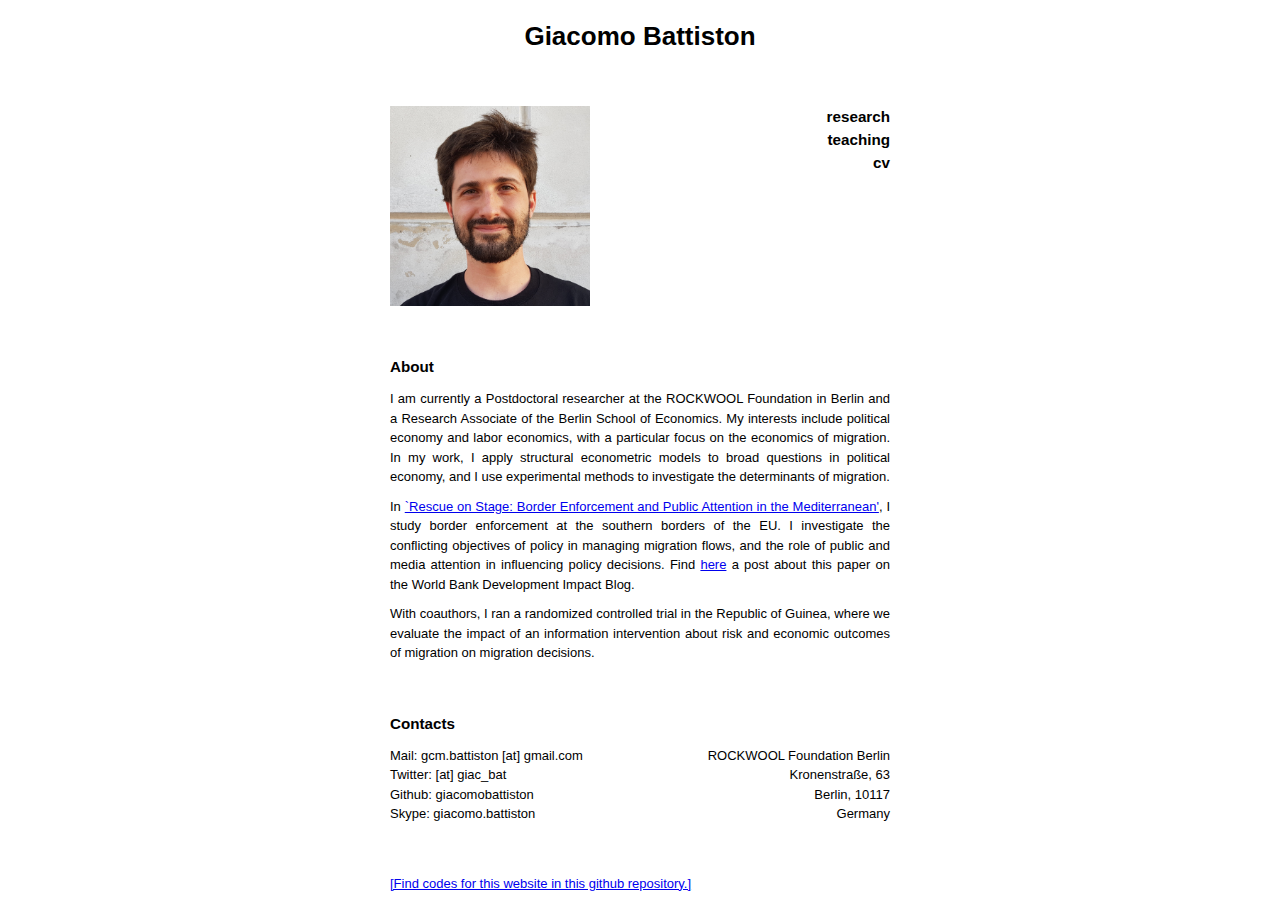
<file: index.html>
<!DOCTYPE html>
<html lang='en'>
  <head>
    <! fonts.googleapis; font from google api >
    <link href="https://fonts.googleapis.com/css?family=Cormorant+Garamond&display=swap" rel="stylesheet">
    <! .css>
    <link rel="stylesheet" href="./styles.css">

    <meta name="viewport" content="width=device-width, initial-scale=1.0">
    <meta charset='UTF-8'/>
    <title>About</title>
  <link rel='stylesheet' href='styles.css'/>
</head>


<body>
  <div class='page'>

    <div class='text' style="margin-bottom: 50px; text-align: center;">
    <! start name >
      <h1>
      Giacomo Battiston
      </h1>
    <! end name >
    </div>

    <div class = 'content' style="margin-bottom: 50px">
      <div class='fotosito'>
      <! start picture >
        <img src="./photo/foto.jpg" height="250px" style="max-width: 100%;
        max-height: 100%; display:block; margin:auto;">
      <! end picture>
      </div>

    <div class='pages'>
      <h3>
        <a href='https://giacomobattiston.github.io/research'
        style="text-decoration: none; color: black">
        research
        </a>
      </h3>
      <h3>
        <a href='https://giacomobattiston.github.io/teaching'
        style="text-decoration: none; color: black">
        teaching
        </a>
      <h3>
      <h3>
        <a href='https://giacomobattiston.github.io/cv/cv_gbattiston_nomo.pdf'
        style="text-decoration: none; color: black">
        cv
        </a>
      </h3>
    </div>
    </div>

    <div class='text'>
    <! start about >
      <h3>
      <! about tab> About
      </h3>
    <! end about >
    </div>

    <div class='text'>
    <! start description >
      <p align=justify>
I am currently a Postdoctoral researcher at the ROCKWOOL Foundation in Berlin and a Research Associate of the Berlin School of Economics. My interests include political economy and labor economics, with a particular focus on the economics of migration. In my work, I apply structural econometric models to broad questions in political economy, and I use experimental methods to investigate the determinants of migration.      </p>

      <p align=justify style="margin-top: 10px">
    In <a href='https://www.dropbox.com/sh/ct8qe4x71l7hjry/AABxUJxsYmQy1Tea2gw0RBBOa?dl=0'>`Rescue on Stage: Border Enforcement and Public Attention in the Mediterranean'</a>, I study border enforcement at the southern borders of the EU. I investigate the conflicting objectives of policy in managing migration flows, and the role of public and media attention in influencing policy decisions. Find <a href='https://blogs.worldbank.org/impactevaluations/dangerous-path-opportunity-risky-irregular-migration-mediterranean-sea-guest-post?cid=SHR_BlogSiteShare_EN_EXT'>here</a> a post about this paper on the World Bank Development Impact Blog.
      </p>

      <p align=justify style="margin-top: 10px; margin-bottom: 50px">
With coauthors, I ran a randomized controlled trial in the Republic of Guinea, where we evaluate the impact of an information intervention about risk and economic outcomes of migration on migration decisions.      </p>
    <! end description >
    </div>

  </div>

  <div class='text'>
    <h3>
    Contacts
    </h3>
  </div>

  <div class='content'>
    <div class='text-left'>
      <p>
        <! mail >
        Mail: gcm.battiston [at] gmail.com
      </p>
      <p>
        <! twitter >
        Twitter: <a href='https://twitter.com/giac_bat'
        style="text-decoration: none; color: black"
        > [at] giac_bat </a>
      </p>
      <p>
        <! github >
        Github: <a href='https://github.com/giacomobattiston'
        style="text-decoration: none; color: black"
        >  giacomobattiston</a>
      </p>
      <p style="margin-bottom: 10px"> Skype: giacomo.battiston </p>
    </div>

    <div class='text-right'>
      <p> ROCKWOOL Foundation Berlin </p>
      <p> Kronenstraße, 63 </p>
      <p> Berlin, 10117 </p>
      <p style="margin-bottom: 50px"> Germany </p>
    </div>
  </div>

  <div class='content'>
      <div>
      <p align=justify style="margin-top: 50x">
                    <a href='https://github.com/giacomobattiston/giacomobattiston.github.io'>
                [Find codes for this website in this github repository.]
                    </a>
   </p>
    </div>
  </div>



  </body>

</html>
</file>
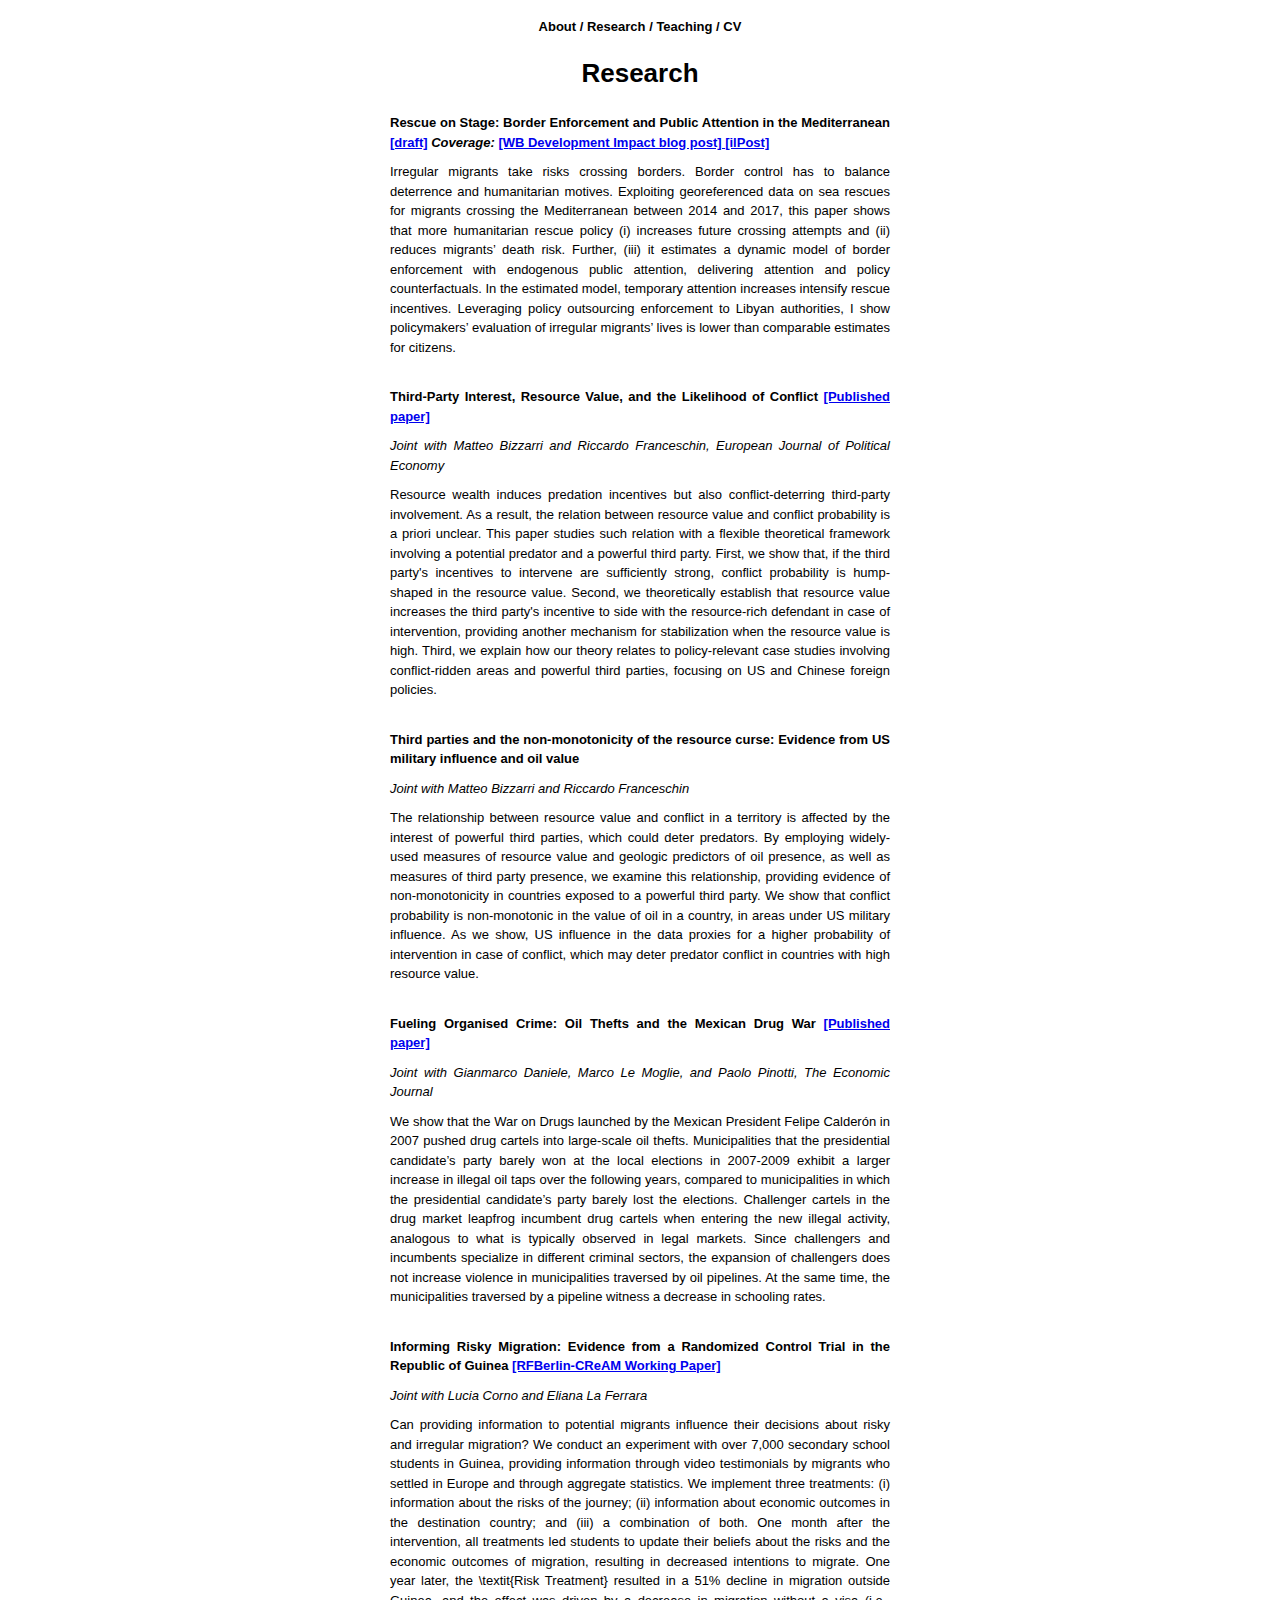
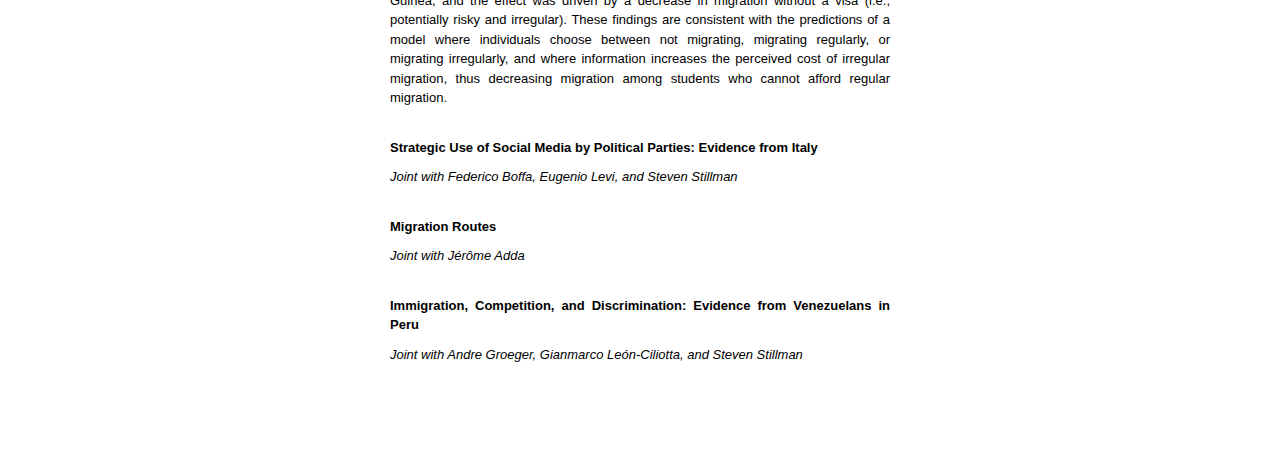
<file: research.html>
<!DOCTYPE html>
<html lang='en'>
  <head>

    <! .css>
    <link rel="stylesheet" href="./styles.css">

    <meta name="viewport" content="width=device-width, initial-scale=1.0">
    <meta charset='UTF-8'/>
      <title>Research</title>
    <link rel='stylesheet' href='styles.css'/>

  </head>

  <body>

    <div class='page'>

      <div class='text'>
      <! start main external links >
        <h4 align='center'>
          <a href='http://giacomobattiston.com/'
          style="text-decoration: none; color: black">
          About
          </a> /
          <a href='https://giacomobattiston.github.io/research'
          style="text-decoration: none; color: black">
          Research
          </a> /
          <a href='https://giacomobattiston.github.io/teaching'
          style="text-decoration: none; color: black">
          Teaching
          </a> /
          <a href='https://giacomobattiston.github.io/cv/cv_gbattiston_nomo.pdf'
          style="text-decoration: none; color: black">
          CV
          </a>
        </h4>
      <! end main external links >
      </div>


      <div class='name' style="margin-bottom: 0px; text-align: center;">
      <! start name >
        <h1>
        Research
        </h1>
      <! end name >
      </div>

      <div class='text' style="margin-top: 20px">
        <h4 align=justify style="margin-bottom: 0px">
            <b> Rescue on Stage: Border Enforcement and Public Attention in the
                Mediterranean
            <a href='https://www.dropbox.com/sh/ct8qe4x71l7hjry/AABxUJxsYmQy1Tea2gw0RBBOa?dl=0'>
                [draft]</a>
            </b>


            <i> Coverage: </i>
              <a href='https://blogs.worldbank.org/impactevaluations/dangerous-path-opportunity-risky-irregular-migration-mediterranean-sea-guest-post?cid=SHR_BlogSiteShare_EN_EXT'>
                [WB Development Impact blog post]
            </a>

            <a href='https://www.ilpost.it/2023/01/12/migranti-pull-factor-meteo/'>
                [ilPost]
            </a>
        </h4>
                <p align=justify style="margin-bottom: 10px">
        </p>

        <p align=justify style="margin-top: 0px">
        Irregular migrants take risks crossing borders. Border control has to balance deterrence and humanitarian motives. Exploiting georeferenced data on sea rescues for migrants crossing the Mediterranean between 2014 and 2017, this paper shows that more humanitarian rescue policy (i) increases future crossing attempts and (ii) reduces migrants’ death risk. Further, (iii) it estimates a dynamic model of border enforcement with endogenous public attention, delivering attention and policy counterfactuals. In the estimated model, temporary attention increases intensify rescue incentives. Leveraging policy outsourcing enforcement to Libyan authorities, I show policymakers’ evaluation of irregular migrants’ lives is lower than comparable estimates for citizens.
        </p>
      </div>


      <div class='text' >
        <h4 align=justify style="margin-top: 30px; margin-bottom: 10px">
            <b>  Third-Party Interest, Resource Value, and the Likelihood of Conflict  
              <a href='https://www.sciencedirect.com/science/article/pii/S017626802400137X'> [Published paper]
              </a>
            </b>
        </h4>

        <p align=justify>
        <i> Joint with Matteo Bizzarri and Riccardo Franceschin, European Journal of Political Economy  </i>
        </p>

        <p align=justify style="margin-top: 10px">
          Resource wealth induces predation incentives but also conflict-deterring third-party involvement.
          As a result, the relation between resource value and conflict probability is a priori unclear.
          This paper studies such relation with a flexible theoretical framework involving a potential predator and a powerful third party.
          First, we show that, if the third party's incentives to intervene are sufficiently strong, conflict probability is hump-shaped in the resource value.
          Second, we theoretically establish that resource value increases the third party's incentive to side with the resource-rich defendant in case of intervention, providing another mechanism for stabilization when the resource value is high.
          Third, we explain how our theory relates to policy-relevant case studies involving conflict-ridden areas and powerful third parties, focusing on US and Chinese foreign policies.  
        </p>
      </div>

      <div class='text' >
        <h4 align=justify style="margin-top: 30px; margin-bottom: 10px">
            <b>  Third parties and the non-monotonicity of the resource curse: Evidence from US military influence and oil value  </b>
        </h4>

        <p align=justify>
        <i> Joint with Matteo Bizzarri and Riccardo Franceschin  </i>
        </p>

        <p align=justify style="margin-top: 10px">
          The relationship between resource value and conflict in a territory is affected by the interest of powerful third parties, which could deter predators. By employing widely-used measures of resource value and geologic predictors of oil presence, as well as measures of third party presence, we examine this relationship, providing evidence of non-monotonicity in countries exposed to a powerful third party. We show that conflict probability is non-monotonic in the value of oil in a country, in areas under US military influence. As we show, US influence in the data proxies for a higher probability of intervention in case of conflict, which may deter predator conflict in countries with high resource value.
        </p>
      </div>

      <div class='text' >
        <h4 align=justify style="margin-top: 30px; margin-bottom: 10px">
        <b> Fueling Organised Crime: Oil Thefts and the Mexican Drug War </b>
          <a href='https://academic.oup.com/ej/advance-article-abstract/doi/10.1093/ej/ueae047/7689753?utm_source=advanceaccess&utm_campaign=ej&utm_medium=email'> [Published paper]
            </a>
        </h4>

        <p align=justify>
          <i> Joint with Gianmarco Daniele, Marco Le Moglie, and Paolo Pinotti, The Economic Journal </i>
        </p>

        <p align=justify style="margin-top: 10px">
        We show that the War on Drugs launched by the Mexican President Felipe Calderón in 2007 pushed drug cartels into large-scale oil thefts. Municipalities that the presidential candidate’s party barely won at the local elections in 2007-2009 exhibit a larger increase in illegal oil taps over the following years, compared to municipalities in which the presidential candidate’s party barely lost the elections. Challenger cartels in the drug market leapfrog incumbent drug cartels when entering the new illegal activity, analogous to what is typically observed in legal markets. Since challengers and incumbents specialize in different criminal sectors, the expansion of challengers does not increase violence in municipalities traversed by oil pipelines. At the same time, the municipalities traversed by a pipeline witness a decrease in schooling rates.
        </p>
      </div>

            <div class='text' >
        <h4 align=justify style="margin-top: 30px; margin-bottom: 10px">
        <b> Informing Risky Migration: Evidence from a Randomized Control Trial in
        the Republic of Guinea 
        <a href='https://www.rfberlin.com/wp-content/uploads/2024/12/24034.pdf'>
          [RFBerlin-CReAM Working Paper]</a>
      </b>
        </h4>

        <p align=justify>
        <i> Joint with Lucia Corno and Eliana La Ferrara </i>
        </p>

        <p align=justify style="margin-top: 10px">
          Can providing information to potential migrants influence their decisions about risky and irregular migration? We conduct an experiment with over 7,000 secondary school students in Guinea, providing information through video testimonials by migrants who settled in Europe and through aggregate statistics. We implement three treatments: (i) information about the risks of the journey; (ii) information about economic outcomes in the destination country; and (iii) a combination of both. One month after the intervention, all treatments led students to update their beliefs about the risks and the economic outcomes of migration, resulting in decreased intentions to migrate. One year later, the \textit{Risk Treatment} resulted in a 51% decline in migration outside Guinea, and the effect was driven by a decrease in migration without a visa (i.e., potentially risky and irregular). These findings are consistent with the predictions of a model where individuals choose between not migrating, migrating regularly, or migrating irregularly, and where information increases the perceived cost of irregular migration, thus decreasing migration among students who cannot afford regular migration.       </p>
      </div>

      <div class='text' >
        <h4 align=justify style="margin-top: 30px; margin-bottom: 10px">
        <b> Strategic Use of Social Media by Political Parties: Evidence from Italy </b>
        </h4>

        <p align=justify>
          <i> Joint with Federico Boffa, Eugenio Levi, and Steven Stillman </i>
        </p>
      </div>

      <div class='text' >
        <h4 align=justify style="margin-top: 30px; margin-bottom: 10px">
        <b> Migration Routes </b>
        </h4>

        <p align=justify>
          <i> Joint with Jérôme Adda </i>
        </p>
      </div>

      <div class='text' >
        <h4 align=justify style="margin-top: 30px; margin-bottom: 10px">
        <b> Immigration, Competition, and Discrimination: Evidence from Venezuelans in Peru </b>
        </h4>

        <p align=justify style="margin-bottom: 100px">
          <i> Joint with Andre Groeger, Gianmarco León-Ciliotta, and Steven Stillman </i>
        </p>
      </div>


    </div>

  </body>

</html>
</file>
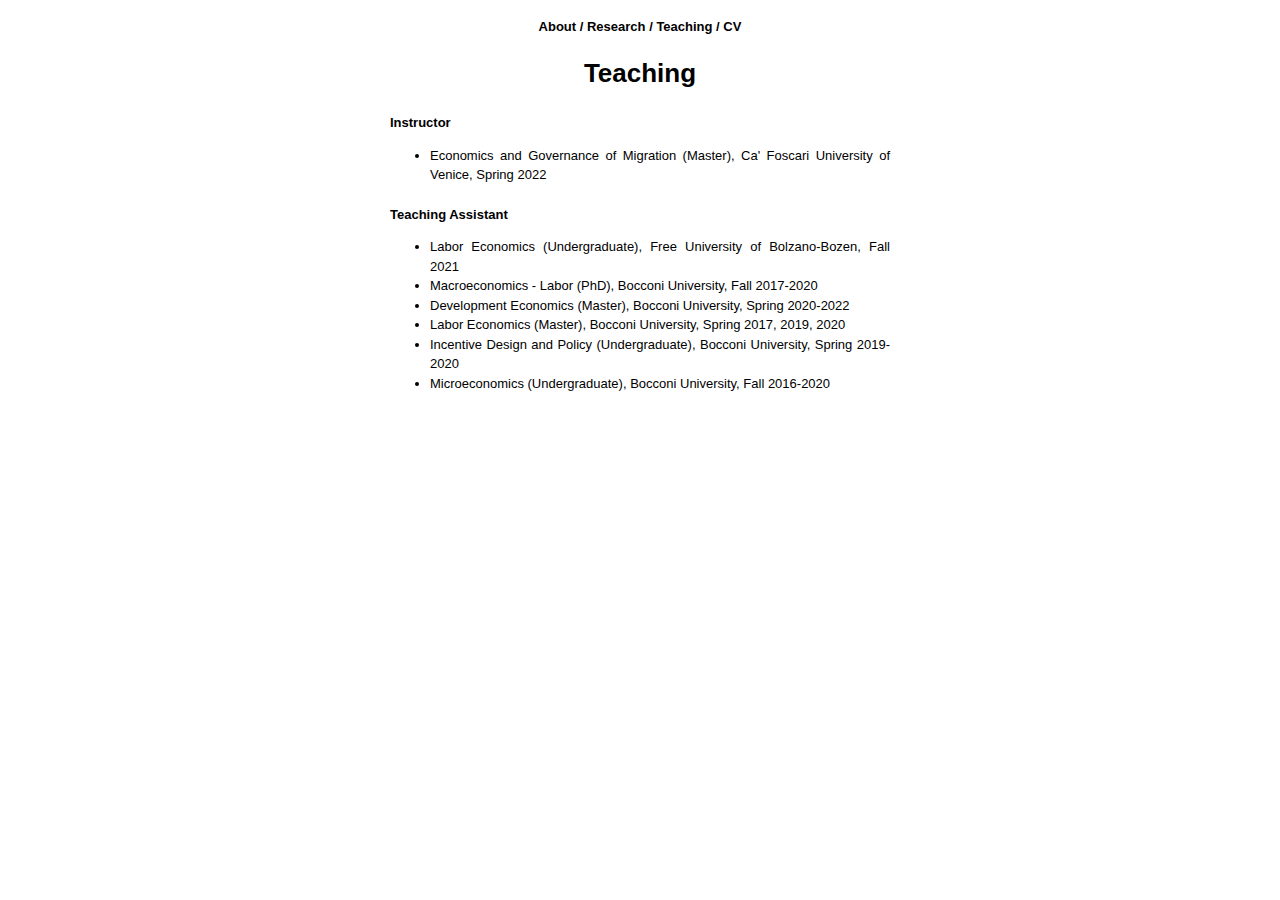
<file: teaching.html>
<!DOCTYPE html>
<html lang='en'>
  <head>

    <! .css>
    <link rel="stylesheet" href="./styles.css">

    <meta name="viewport" content="width=device-width, initial-scale=1.0">
    <meta charset='UTF-8'/>
      <title>Teaching</title>
    <link rel='stylesheet' href='styles.css'/>
  </head>

  <body>

    <div class='page'>

      <div class='text' >
      <! start main external links >
        <h4 align=center>
          <a href='http://giacomobattiston.com/'
          style="text-decoration: none; color: black">
          About
          </a> /
          <a href='https://giacomobattiston.github.io/research'
          style="text-decoration: none; color: black">
          Research
          </a> /
          <a href='https://giacomobattiston.github.io/teaching'
          style="text-decoration: none; color: black">
          Teaching
          </a> /
          <a href='https://giacomobattiston.github.io/cv/cv_gbattiston_nomo.pdf'
          style="text-decoration: none; color: black">
          CV
          </a>
        </h4>
      <! end main external links >
      </div>





      <div class='name' style="margin-bottom: 0px; text-align: center;">
      <! start name >
        <h1>
        Teaching
        </h1>
      <! end name >
      </div>

        <div class='text' >
        <h4 align=left style="margin-top: 20px; margin-bottom: 10px" >
        <a> <b> Instructor </b> </a>
        </h4>
            <ul>
                <li> Economics and Governance of Migration (Master), Ca' Foscari University of Venice, Spring 2022 </li>
            </ul>
      </div>


                <div class='text' >
        <h4 align=left style="margin-top: 20px; margin-bottom: 10px" >
        <a> <b> Teaching Assistant </b> </a>
        </h4>
            <ul>
                <li> Labor Economics (Undergraduate), Free University of Bolzano-Bozen, Fall 2021 </li>
                <li> Macroeconomics - Labor (PhD), Bocconi University, Fall 2017-2020 </li>
                <li> Development Economics (Master), Bocconi University, Spring 2020-2022 </li>
                <li> Labor Economics (Master), Bocconi University, Spring 2017, 2019, 2020 </li>
                <li> Incentive Design and Policy (Undergraduate), Bocconi University, Spring 2019-2020 </li>
                <li> Microeconomics  (Undergraduate), Bocconi University, Fall 2016-2020 </li>
            </ul>
      </div>

    </div>

  </body>

</html>
</file>
<file: styles.css>
p {
  margin: 0px;
  padding: 0px;
}

h3 {
  margin: 0px;
  padding: 0px;
}

.about-title {
  background-color: white;
}

.text {
  background-color: white;
}

.content {
    display: flex;
    flex-wrap: wrap;
    justify-content: space-between;
}
}


.name{
      text-align: center;
      margin-top: 20px;
      margin-bottom: 20px;
          margin-left: 0px;
      margin-right: 0px;
            }

.section {
  width: 100%;
  height: 100px;
  display: flex;
  justify-content: center;
  align-items: center;
}


page {
  display: flex;
  flex-wrap: wrap;
}


.links {
  background-color: white;
}




html,body {
  text-size-adjust: none;
  -webkit-text-size-adjust: none;
  -moz-text-size-adjust: none;
  -ms-text-size-adjust: none;
    font-family: 'Helvetica', 'Arial', sans-serif;
}







/* Mobile Styles */
@media only screen and (max-width: 400px) {


  body {
    background-color: white; font-family: 'Helvetica', 'Arial', sans-serif; font-color: green;  font-size: 13px; line-height: 1.5;
  }

  .pages {
  background-color: white;
  height: 150px;
  width: 150px;
  margin-left: 20px;
  text-align: right;
}

  .content{
        text-align: justify;
        margin: 10px 15px 0px 15px;
    }

  .fotosito {
    background-color: white;
    height: 150px;
    width: 150px;
    display: block;
    }

  .text{
        text-align: justify;
        margin: 10px 15px 0px 10px;
    }

  .links {
    background-color: white;
    margin: 10px 15px 50px 15px;
    text-align: left;
    max-width: 500px;
  }

  .text-left{
        text-align: left;
    }

  .text-right{
        text-align: left;
    }

}

/* Tablet and Desktop Styles (no change at 960) */
@media only screen and (min-width: 401px) and (max-width: 600px) {
  body {
    background-color: white; /* Yellow */
    }
  body {font-family: 'Helvetica', 'Arial', sans-serif; font-color: black;  font-size: 13px; line-height: 1.5;}

  .content {
    }

  .pages {
  background-color: white;
  height: 150px;
  width: 150px;
  margin-left: 20px;
  text-align: right;
}

  .fotosito {
  background-color: white;
  height: 150px;
  width: 150px;
  display: block;
}

  .links {
    background-color: white;
    margin: 20px 50px 0px 50px;
    text-align: left;
    max-width: 500px;
  }

  .text{
        text-align: justify;
        margin-top: 10px;
        margin-left: 50px;
        margin-bottom: 10px;
        margin-right: 50px;
        max-width: 500px;
    }

    .content{
          text-align: justify;
          margin-left: 50px;
          margin-right: 50px;
          max-width: 500px;
      }

    .text-left{
          text-align: left;

      }

    .text-right{
          text-align: right;

      }

}

/* Tablet and Desktop Styles (no change at 960) setting this for automargins */
@media only screen and (min-width: 600px) {
  body {
    background-color: white; /* Yellow */
    }
  body {font-family: 'Helvetica', 'Arial', sans-serif; font-color: black;  font-size: 13px; line-height: 1.5;}

  .content {
    }

  .pages {
  background-color: white;
  height: 150px;
  width: 150px;
  margin-left: 20px;
  text-align: right;
}

  .fotosito {
  background-color: white;
  height: 200px;
  width: 200px;
  display: block;
}

  .links {
    background-color: white;
    margin: 20px 50px 0px 50px;
    text-align: left;
    margin-top: 10px;
    margin-left: auto;
    margin-bottom: 10px;
    margin-right: auto;
    max-width: 500px;
  }

  .text{
        text-align: justify;
        margin-top: 10px;
        margin-left: auto;
        margin-bottom: 10px;
        margin-right: auto;
        max-width: 500px;
    }

    .content{
          text-align: justify;
          margin-left: auto;
          margin-right: auto;
          max-width: 500px;
      }

    .text-left{
          text-align: left;

      }

    .text-right{
          text-align: right;

      }

    .button1 {
  background-color: #4CAF50; /* Green */
  border: none;
  color: white;
  padding: 15px 32px;
  text-align: center;
  text-decoration: none;
  display: inline-block;
  font-size: 13px; line-height: 1.5;

}


}
</file>
